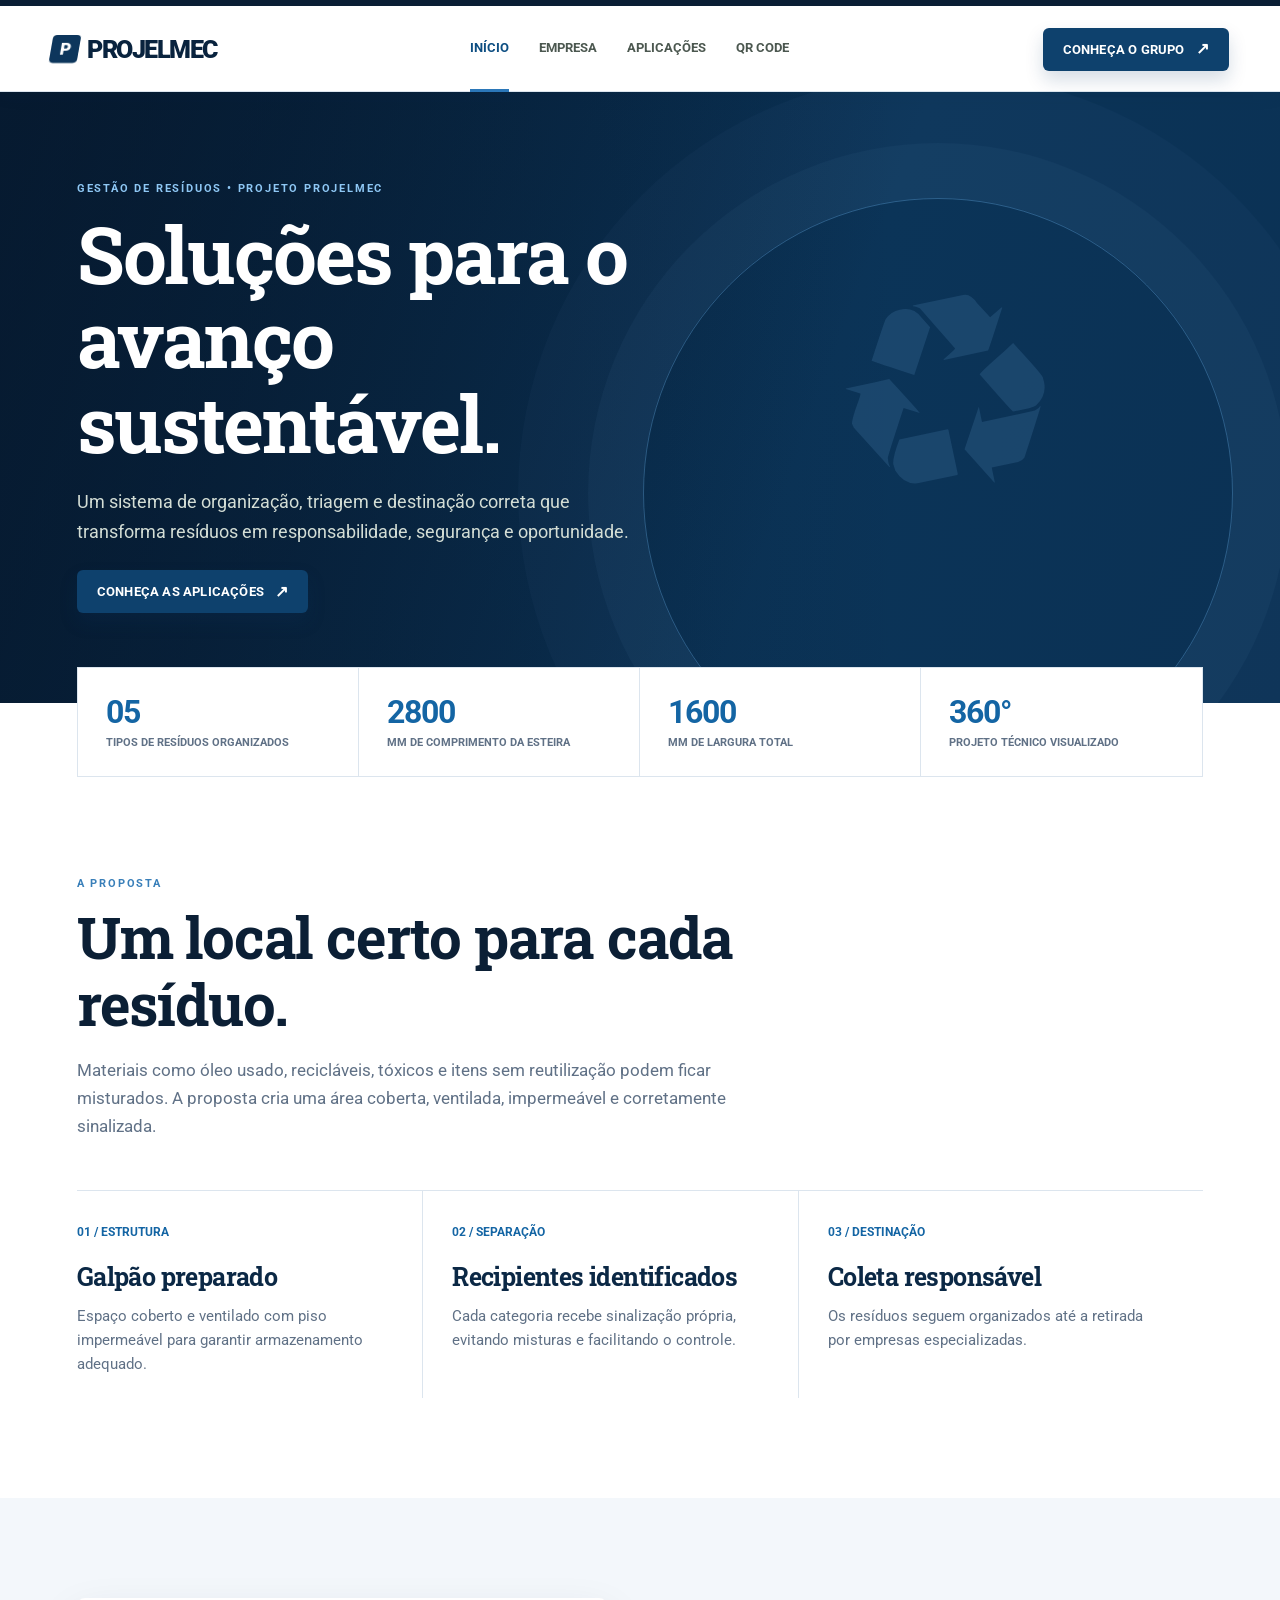
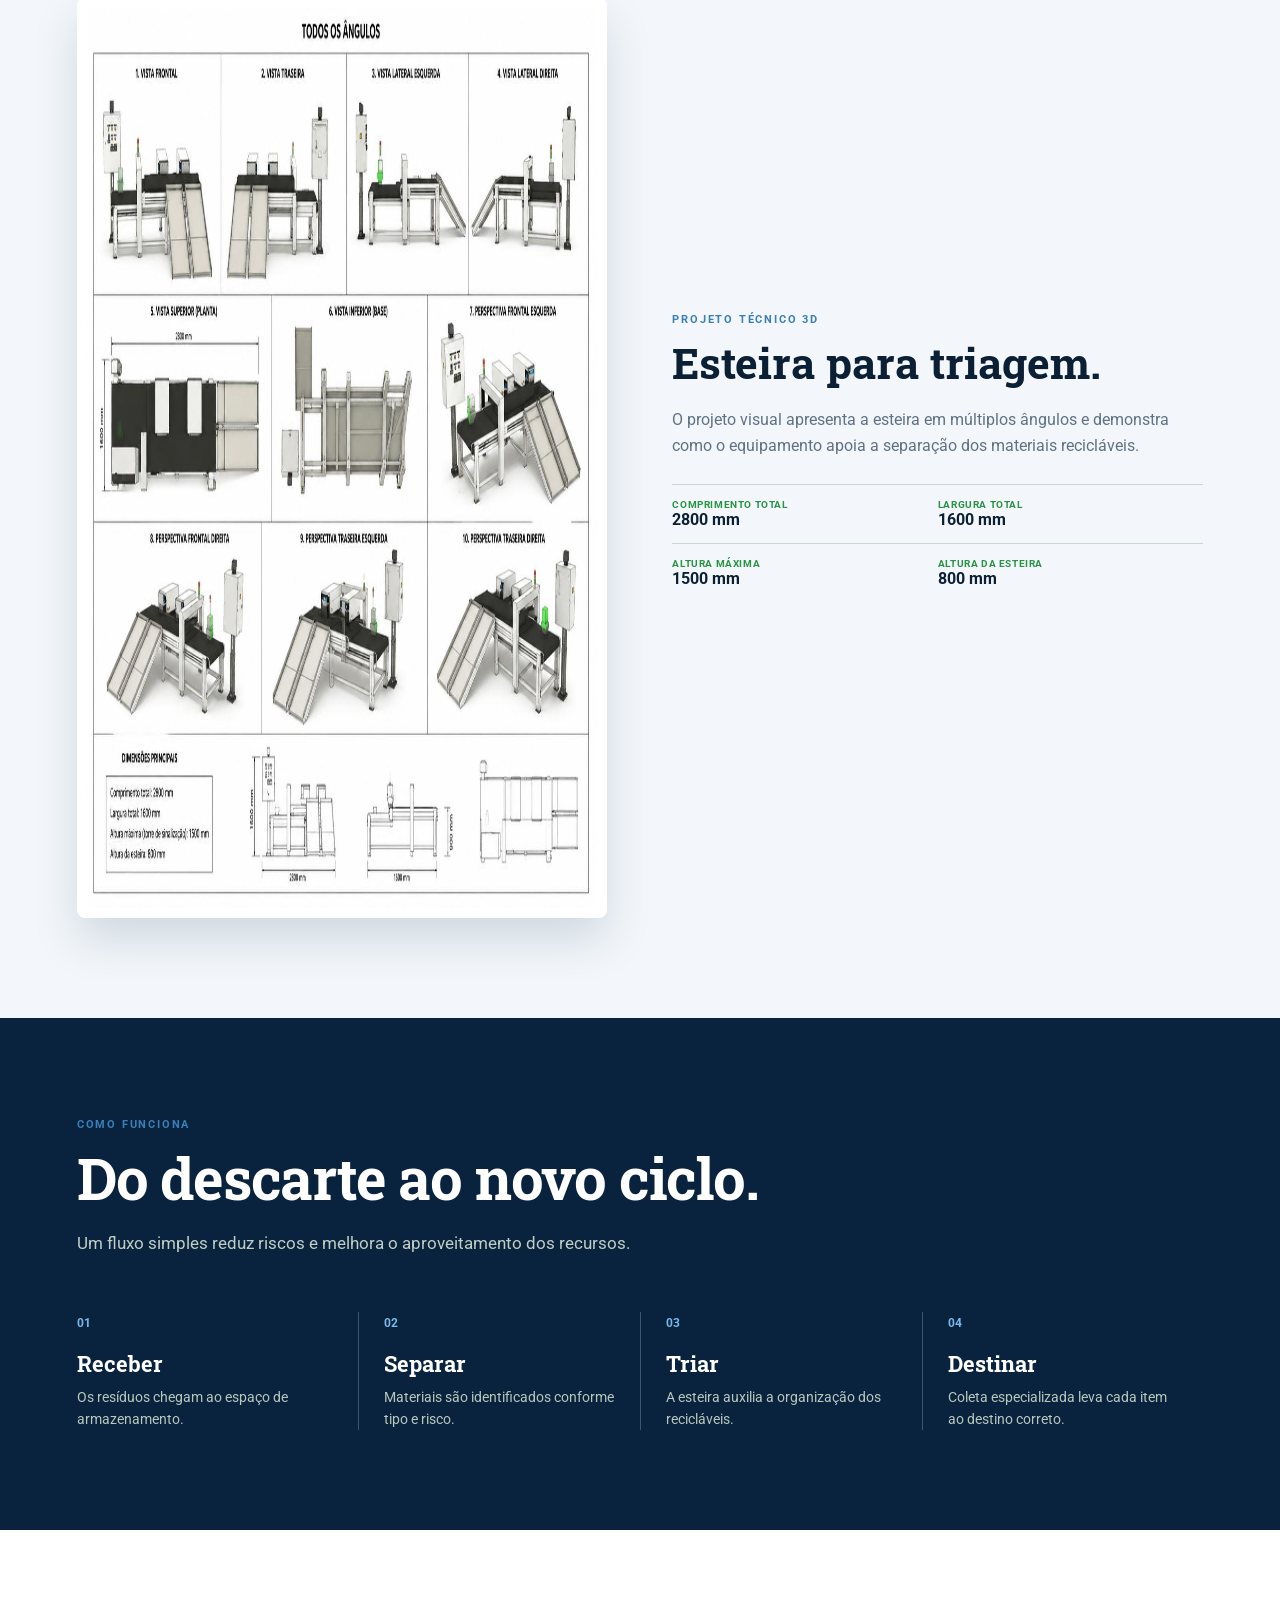
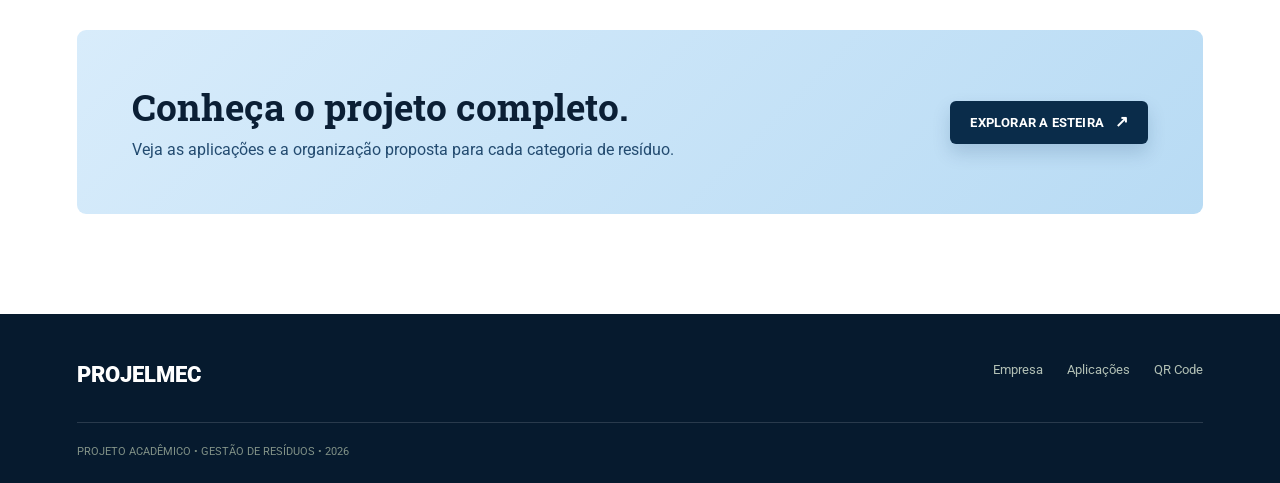
<file: index.html>
<!doctype html>
<html lang="pt-BR">
<head>
  <meta charset="utf-8">
  <meta name="viewport" content="width=device-width, initial-scale=1">
  <title>Gestão de Resíduos | Projelmec</title>
  <link rel="stylesheet" href="assets/css/styles.css">
</head>
<body>
  <div class="topline"></div>
  <header class="site-header">
    <div class="header-inner">
      <a class="brand" href="index.html"><span class="brand-icon">P</span>PROJELMEC</a>
      <nav class="nav" aria-label="Navegação principal">
        <a class="active" href="index.html">INÍCIO</a>
        <a href="empresa.html">EMPRESA</a>
        <a href="projetos.html">APLICAÇÕES</a>
        <a href="qrcode.html">QR CODE</a>
      </nav>
      <a class="nav-cta" href="empresa.html#grupo">CONHEÇA O GRUPO</a>
      <button class="menu" type="button" aria-label="Abrir menu">☰</button>
    </div>
  </header>
  <main>
    <section class="hero">
      <div class="container">
        <div class="hero-copy">
          <div class="eyebrow">Gestão de resíduos • Projeto Projelmec</div>
          <h1>Soluções para o avanço sustentável.</h1>
          <p>Um sistema de organização, triagem e destinação correta que transforma resíduos em responsabilidade, segurança e oportunidade.</p>
          <a class="button" href="projetos.html">CONHEÇA AS APLICAÇÕES</a>
        </div>
        <div class="hero-shape"></div>
        <div class="hero-recycle" aria-hidden="true">♻</div>
      </div>
    </section>

    <section class="stats" aria-label="Dados do projeto">
      <div class="stat"><b>05</b><span>TIPOS DE RESÍDUOS ORGANIZADOS</span></div>
      <div class="stat"><b>2800</b><span>MM DE COMPRIMENTO DA ESTEIRA</span></div>
      <div class="stat"><b>1600</b><span>MM DE LARGURA TOTAL</span></div>
      <div class="stat"><b>360°</b><span>PROJETO TÉCNICO VISUALIZADO</span></div>
    </section>

    <section class="section">
      <div class="container">
        <div class="heading">
          <div class="eyebrow">A proposta</div>
          <h2>Um local certo para cada resíduo.</h2>
          <p>Materiais como óleo usado, recicláveis, tóxicos e itens sem reutilização podem ficar misturados. A proposta cria uma área coberta, ventilada, impermeável e corretamente sinalizada.</p>
        </div>
        <div class="grid-3">
          <article class="info-card"><span class="number">01 / ESTRUTURA</span><h3>Galpão preparado</h3><p>Espaço coberto e ventilado com piso impermeável para garantir armazenamento adequado.</p></article>
          <article class="info-card"><span class="number">02 / SEPARAÇÃO</span><h3>Recipientes identificados</h3><p>Cada categoria recebe sinalização própria, evitando misturas e facilitando o controle.</p></article>
          <article class="info-card"><span class="number">03 / DESTINAÇÃO</span><h3>Coleta responsável</h3><p>Os resíduos seguem organizados até a retirada por empresas especializadas.</p></article>
        </div>
      </div>
    </section>

    <section class="section soft" id="equipamento">
      <div class="container feature">
        <div class="feature-media"><img src="assets/esteira-projelmec.jpeg" alt="Projeto técnico da esteira de triagem" width="1600" height="900" loading="lazy" decoding="async"></div>
        <div class="feature-copy">
          <div class="eyebrow">Projeto técnico 3D</div>
          <h2>Esteira para triagem.</h2>
          <p>O projeto visual apresenta a esteira em múltiplos ângulos e demonstra como o equipamento apoia a separação dos materiais recicláveis.</p>
          <div class="specs">
            <div class="spec"><span>COMPRIMENTO TOTAL</span><b>2800 mm</b></div>
            <div class="spec"><span>LARGURA TOTAL</span><b>1600 mm</b></div>
            <div class="spec"><span>ALTURA MÁXIMA</span><b>1500 mm</b></div>
            <div class="spec"><span>ALTURA DA ESTEIRA</span><b>800 mm</b></div>
          </div>
        </div>
      </div>
    </section>

    <section class="section dark">
      <div class="container">
        <div class="heading">
          <div class="eyebrow">Como funciona</div>
          <h2>Do descarte ao novo ciclo.</h2>
          <p>Um fluxo simples reduz riscos e melhora o aproveitamento dos recursos.</p>
        </div>
        <div class="process">
          <article class="process-item"><b>01</b><h3>Receber</h3><p>Os resíduos chegam ao espaço de armazenamento.</p></article>
          <article class="process-item"><b>02</b><h3>Separar</h3><p>Materiais são identificados conforme tipo e risco.</p></article>
          <article class="process-item"><b>03</b><h3>Triar</h3><p>A esteira auxilia a organização dos recicláveis.</p></article>
          <article class="process-item"><b>04</b><h3>Destinar</h3><p>Coleta especializada leva cada item ao destino correto.</p></article>
        </div>
      </div>
    </section>

    <section class="section">
      <div class="container">
        <div class="callout">
          <div><h2>Conheça o projeto completo.</h2><p>Veja as aplicações e a organização proposta para cada categoria de resíduo.</p></div>
          <a class="button dark" href="projetos.html#visualizador">EXPLORAR A ESTEIRA</a>
        </div>
      </div>
    </section>
  </main>
  <footer class="site-footer">
    <div class="container">
      <div class="footer-top">
        <div class="footer-brand">PROJELMEC</div>
        <div class="footer-links"><a href="empresa.html">Empresa</a><a href="projetos.html">Aplicações</a><a href="qrcode.html">QR Code</a></div>
      </div>
      <div class="copyright">PROJETO ACADÊMICO • GESTÃO DE RESÍDUOS • 2026</div>
    </div>
  </footer>
  <script src="assets/js/main.js"></script>
</body>
</html>
</file>
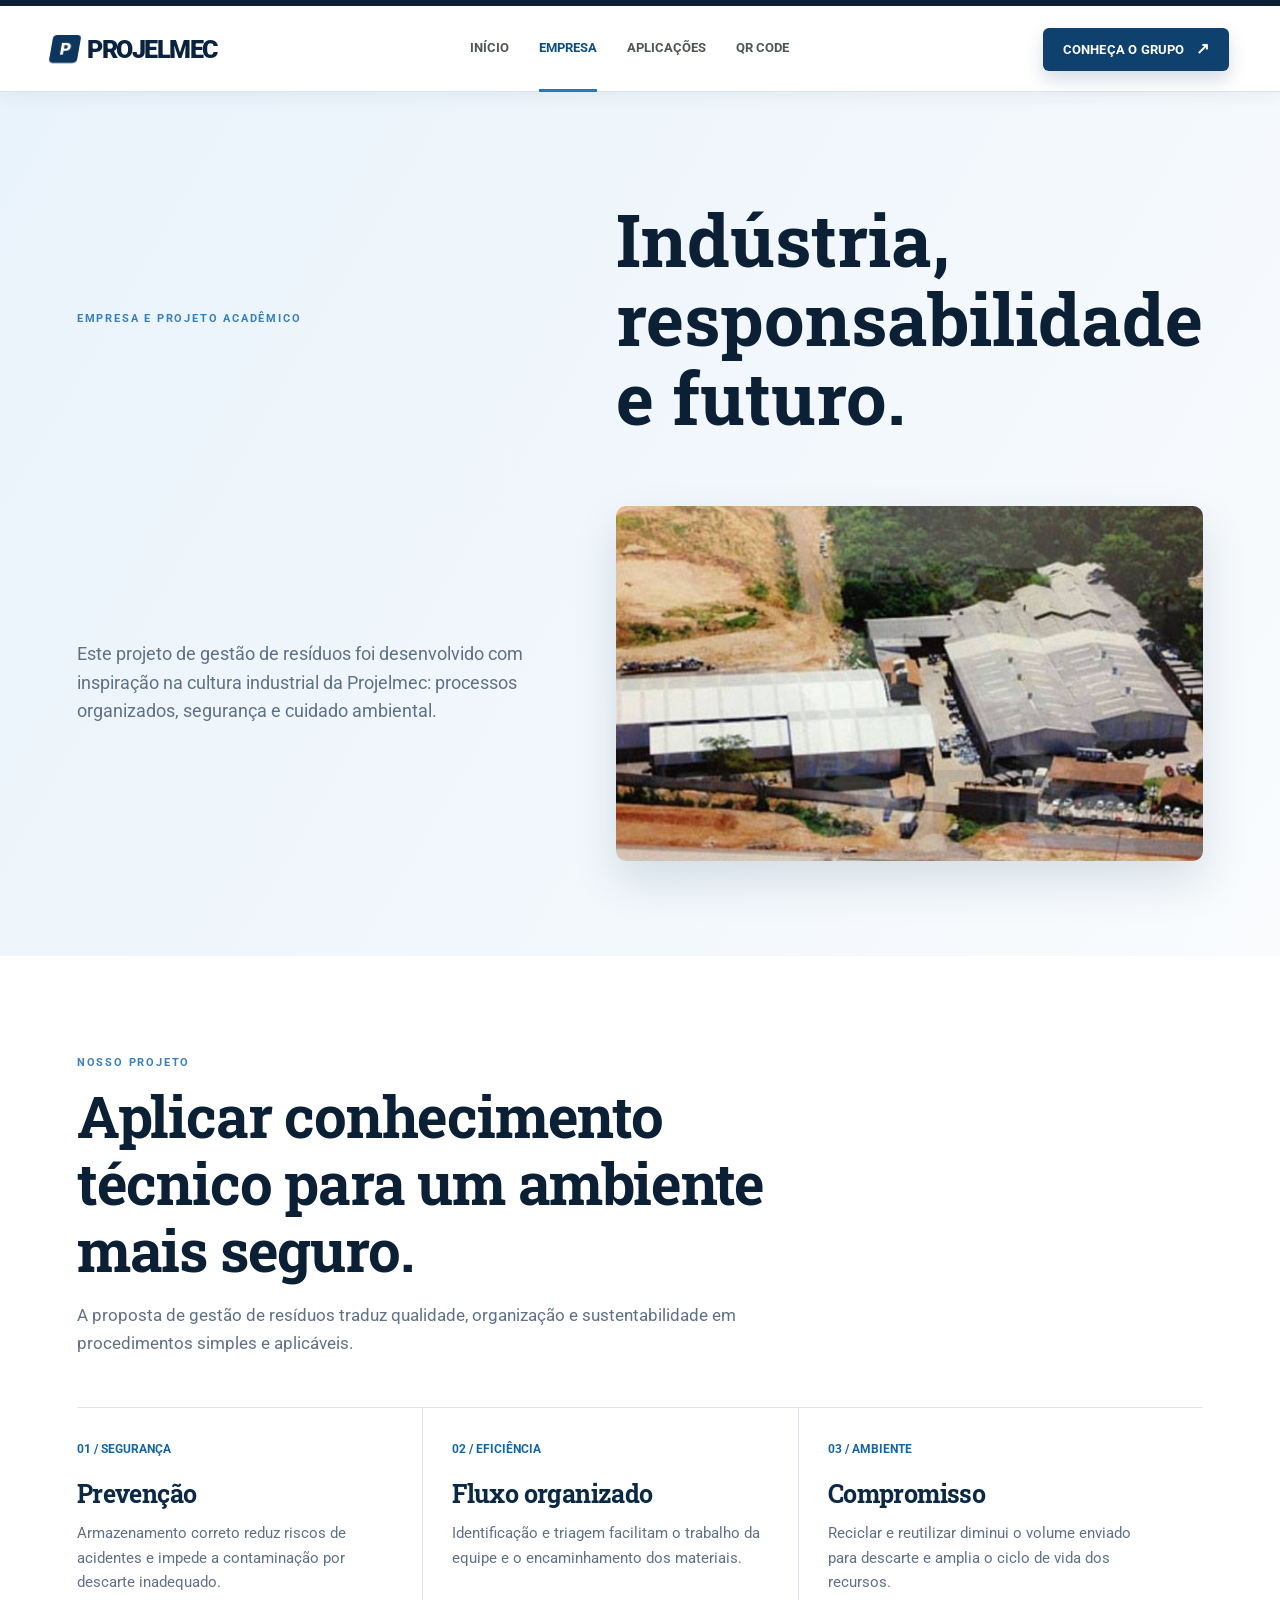
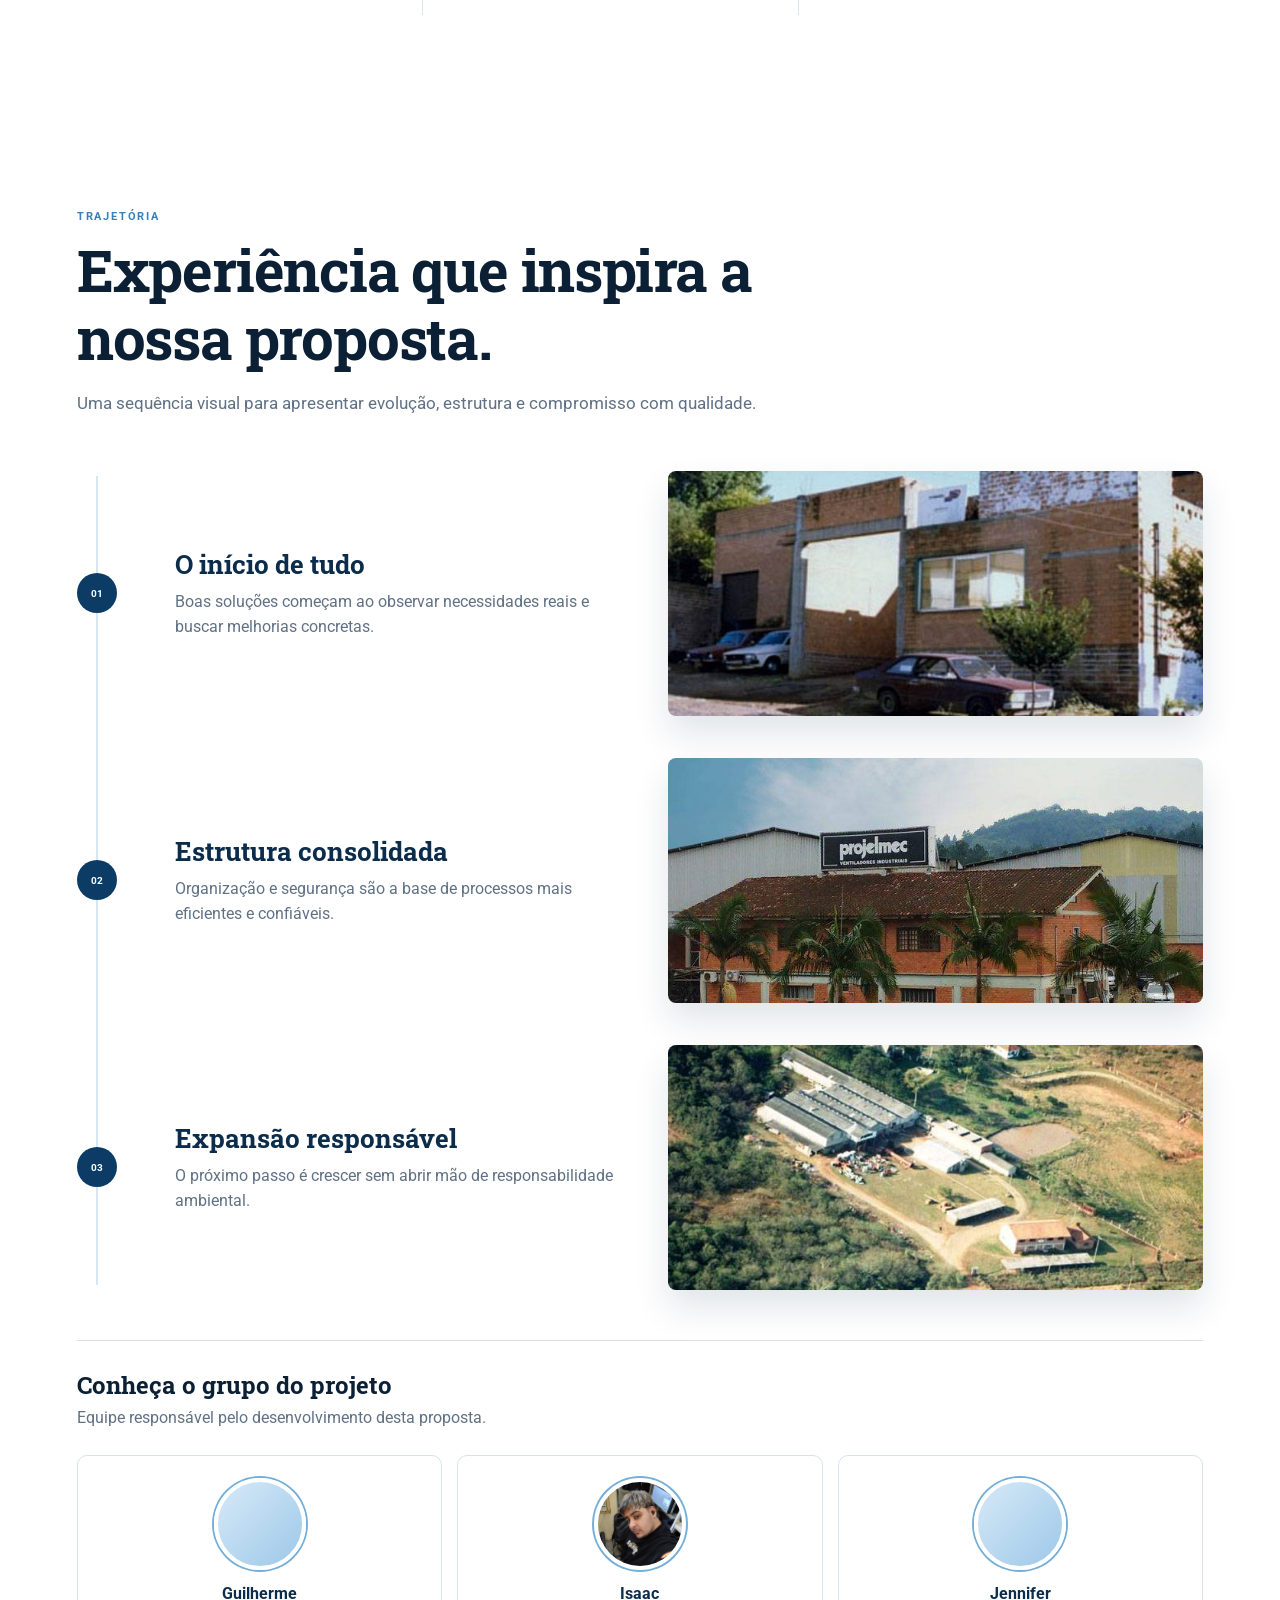
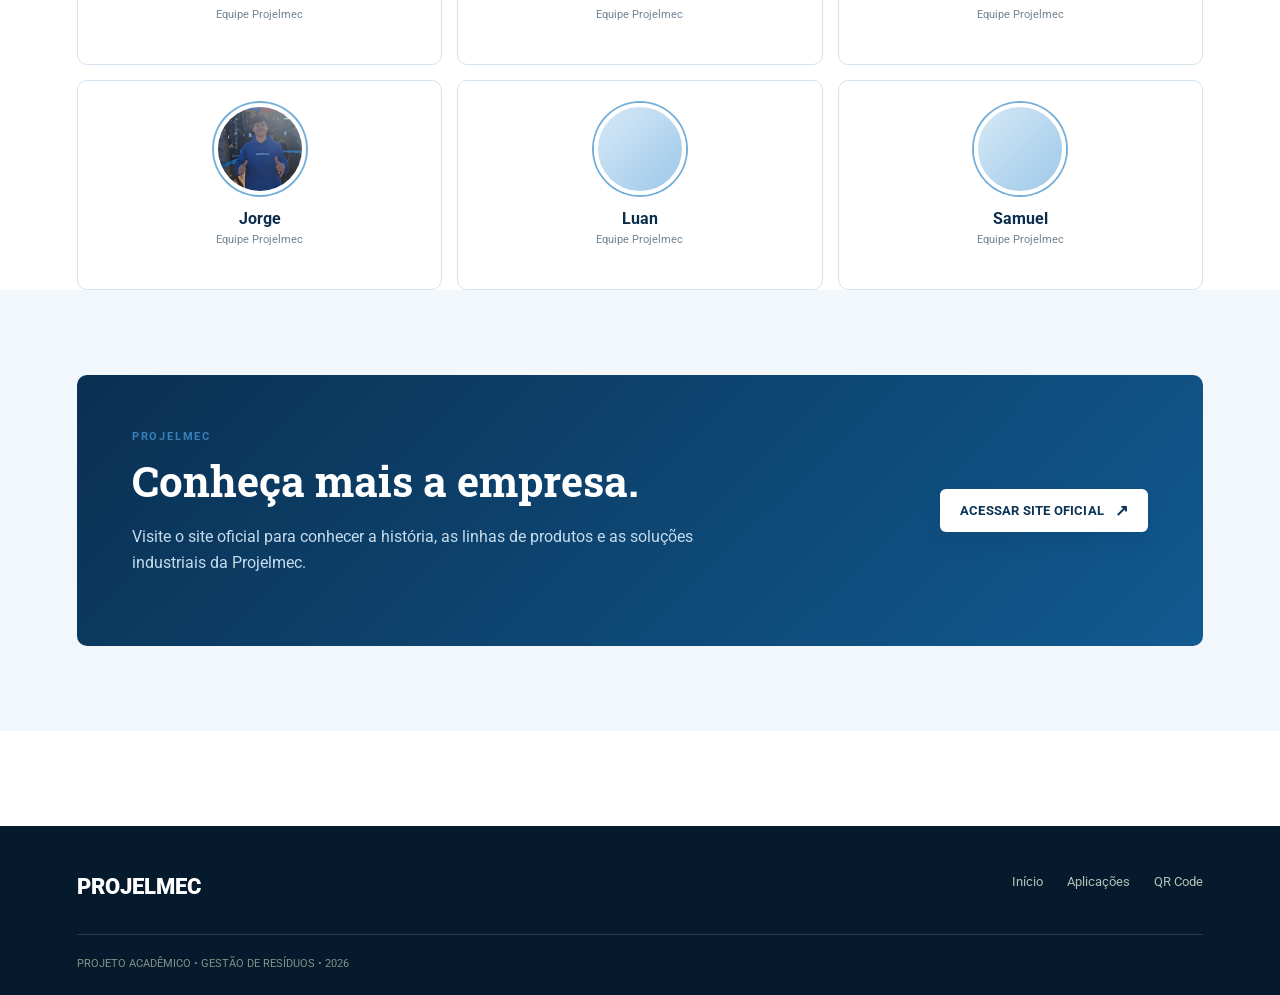
<file: empresa.html>
<!doctype html>
<html lang="pt-BR">
<head>
  <meta charset="utf-8">
  <meta name="viewport" content="width=device-width, initial-scale=1">
  <title>Empresa | Projelmec</title>
  <link rel="stylesheet" href="assets/css/styles.css">
</head>
<body>
  <div class="topline"></div>
  <header class="site-header">
    <div class="header-inner">
      <a class="brand" href="index.html"><span class="brand-icon">P</span>PROJELMEC</a>
      <nav class="nav" aria-label="Navegação principal">
        <a href="index.html">INÍCIO</a>
        <a class="active" href="empresa.html">EMPRESA</a>
        <a href="projetos.html">APLICAÇÕES</a>
        <a href="qrcode.html">QR CODE</a>
      </nav>
      <a class="nav-cta" href="#grupo">CONHEÇA O GRUPO</a>
      <button class="menu" type="button" aria-label="Abrir menu">☰</button>
    </div>
  </header>
  <main>
    <section class="page-hero">
      <div class="container">
        <div class="eyebrow">Empresa</div>
        <h1>Engenharia com responsabilidade.</h1>
        <p>A Projelmec tem origem industrial e atua no desenvolvimento de soluções para ventilação, exaustão e transporte pneumático. Este ambiente apresenta um projeto acadêmico inspirado por esses valores.</p>
      </div>
    </section>
    <section class="section">
      <div class="container">
        <div class="heading">
          <div class="eyebrow">Nosso projeto</div>
          <h2>Aplicar conhecimento técnico para um ambiente mais seguro.</h2>
          <p>A proposta de gestão de resíduos traduz qualidade, organização e sustentabilidade em procedimentos simples e aplicáveis.</p>
        </div>
        <div class="grid-3">
          <article class="info-card"><span class="number">01 / SEGURANÇA</span><h3>Prevenção</h3><p>Armazenamento correto reduz riscos de acidentes e impede a contaminação por descarte inadequado.</p></article>
          <article class="info-card"><span class="number">02 / EFICIÊNCIA</span><h3>Fluxo organizado</h3><p>Identificação e triagem facilitam o trabalho da equipe e o encaminhamento dos materiais.</p></article>
          <article class="info-card"><span class="number">03 / AMBIENTE</span><h3>Compromisso</h3><p>Reciclar e reutilizar diminui o volume enviado para descarte e amplia o ciclo de vida dos recursos.</p></article>
        </div>
      </div>
    </section>
  </main>
  <footer class="site-footer">
    <div class="container">
      <div class="footer-top">
        <div class="footer-brand">PROJELMEC</div>
        <div class="footer-links"><a href="index.html">Início</a><a href="projetos.html">Aplicações</a><a href="qrcode.html">QR Code</a></div>
      </div>
      <div class="copyright">PROJETO ACADÊMICO • GESTÃO DE RESÍDUOS • 2026</div>
    </div>
  </footer>
  <script src="assets/js/main.js"></script>
</body>
</html>
</file>
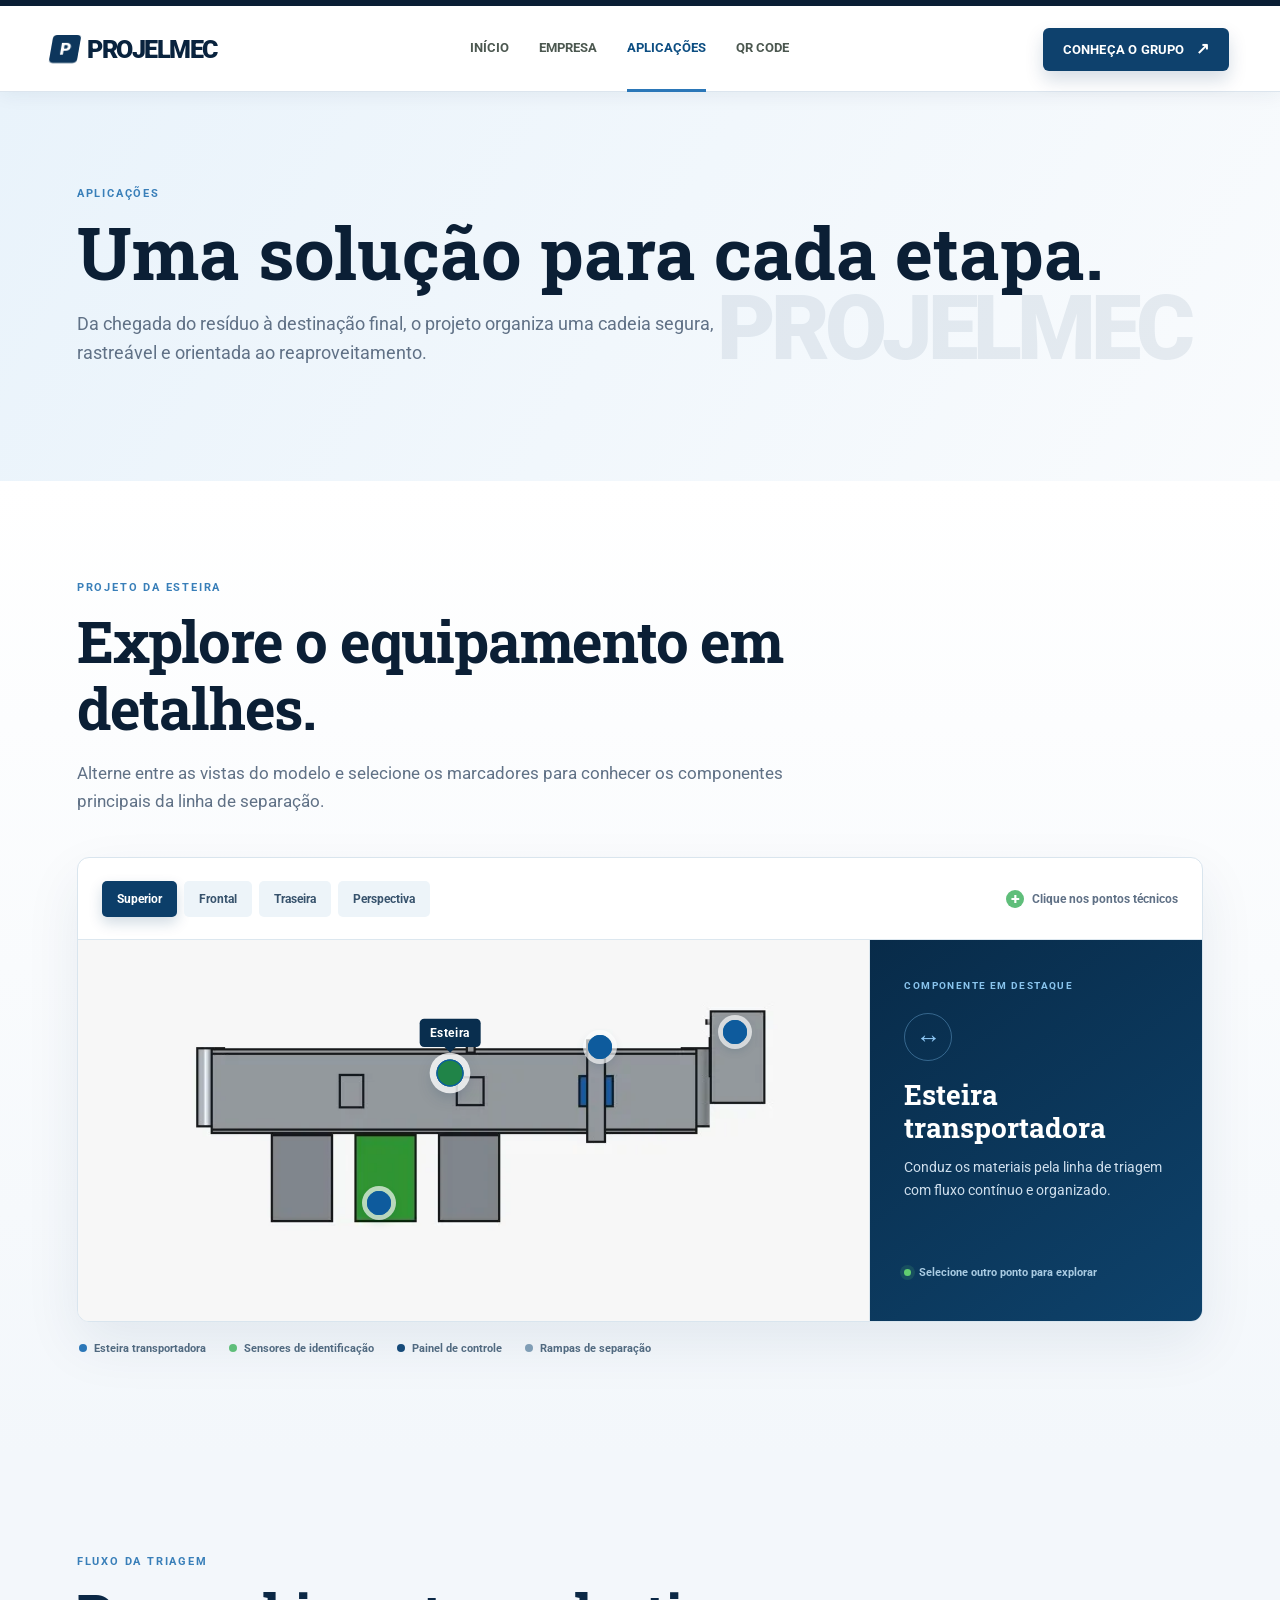
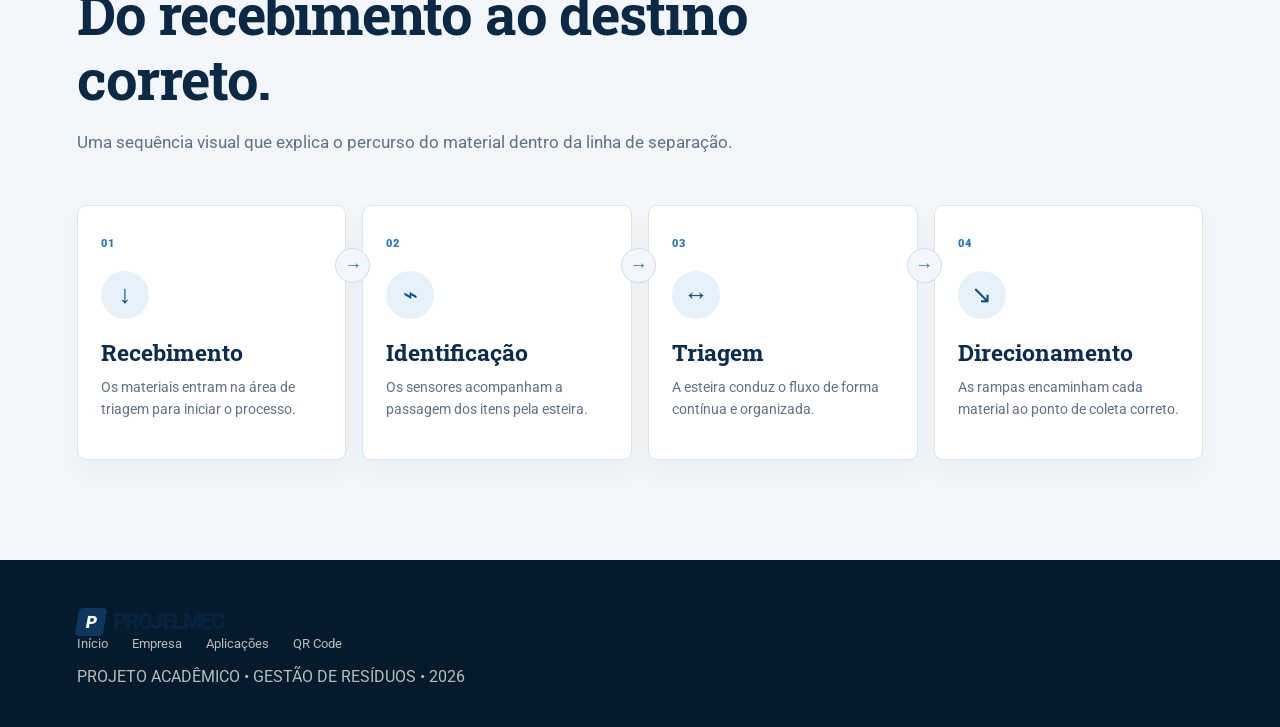
<file: projetos.html>
<!doctype html>
<html lang="pt-BR">
<head>
  <meta charset="utf-8">
  <meta name="viewport" content="width=device-width, initial-scale=1">
  <title>Aplicações | Projelmec</title>
  <link rel="stylesheet" href="assets/css/styles.css">
  <link rel="stylesheet" href="assets/css/applications.css">
  <link rel="stylesheet" href="assets/css/viewer-fixes.css">
  <link rel="stylesheet" href="assets/css/triage-flow.css">
</head>
<body>
  <div class="topline"></div>
  <header class="site-header">
    <div class="header-inner">
      <a class="brand" href="index.html"><span class="brand-icon">P</span>PROJELMEC</a>
      <nav class="nav" aria-label="Navegação principal">
        <a href="index.html">INÍCIO</a>
        <a href="empresa.html">EMPRESA</a>
        <a class="active" href="projetos.html">APLICAÇÕES</a>
        <a href="qrcode.html">QR CODE</a>
      </nav>
      <a class="nav-cta" href="empresa.html#grupo">CONHEÇA O GRUPO</a>
      <button class="menu" type="button" aria-label="Abrir menu">☰</button>
    </div>
  </header>
  <main>
    <section class="page-hero">
      <div class="container">
        <div class="eyebrow">Aplicações</div>
        <h1>Uma solução para cada etapa.</h1>
        <p>Da chegada do resíduo à destinação final, o projeto organiza uma cadeia segura, rastreável e orientada ao reaproveitamento.</p>
      </div>
    </section>

    <section class="section technical-section" id="visualizador" aria-labelledby="viewer-title">
      <div class="container">
        <div class="heading technical-heading">
          <div class="eyebrow">Projeto da esteira</div>
          <h2 id="viewer-title">Explore o equipamento em detalhes.</h2>
          <p>Alterne entre as vistas do modelo e selecione os marcadores para conhecer os componentes principais da linha de separação.</p>
        </div>

        <div class="technical-viewer" data-technical-viewer>
          <div class="viewer-toolbar">
            <div class="viewer-tabs" role="group" aria-label="Selecionar vista do equipamento">
              <button class="viewer-tab is-active" type="button" data-view="top" aria-pressed="true">Superior</button>
              <button class="viewer-tab" type="button" data-view="front" aria-pressed="false">Frontal</button>
              <button class="viewer-tab" type="button" data-view="rear" aria-pressed="false">Traseira</button>
              <button class="viewer-tab" type="button" data-view="perspective" aria-pressed="false">Perspectiva</button>
            </div>
            <p class="viewer-hint"><span aria-hidden="true">+</span> Clique nos pontos técnicos</p>
          </div>

          <div class="viewer-layout">
            <div class="viewer-stage" aria-live="polite">
              <figure class="viewer-view is-active" data-view-panel="top">
                <picture><source srcset="assets/media/projetos/esteira-vista-superior.webp" type="image/webp"><img src="assets/media/projetos/WhatsApp Image 2026-08-31 at 16.38.47 (1).jpeg" alt="Vista superior da esteira de separação" width="710" height="347" decoding="async" fetchpriority="high"></picture>
                <button class="hotspot" type="button" style="--x:47%; --y:35%;" data-part="belt" aria-label="Ver detalhes da esteira"><span>Esteira</span></button>
                <button class="hotspot" type="button" style="--x:66%; --y:28%;" data-part="sensors" aria-label="Ver detalhes dos sensores"><span>Sensores</span></button>
                <button class="hotspot" type="button" style="--x:83%; --y:24%;" data-part="panel" aria-label="Ver detalhes do painel"><span>Painel</span></button>
                <button class="hotspot" type="button" style="--x:38%; --y:69%;" data-part="ramps" aria-label="Ver detalhes das rampas"><span>Rampas</span></button>
              </figure>

              <figure class="viewer-view" data-view-panel="front" hidden>
                <picture><source srcset="assets/media/projetos/esteira-vista-frontal.webp" type="image/webp"><img src="assets/media/projetos/WhatsApp Image 2026-08-31 at 16.38.46.jpeg" alt="Vista frontal da esteira de separação" width="681" height="371" decoding="async"></picture>
                <button class="hotspot" type="button" style="--x:49%; --y:57%;" data-part="belt" aria-label="Ver detalhes da esteira"><span>Esteira</span></button>
                <button class="hotspot" type="button" style="--x:64%; --y:38%;" data-part="sensors" aria-label="Ver detalhes dos sensores"><span>Sensores</span></button>
                <button class="hotspot" type="button" style="--x:84%; --y:46%;" data-part="panel" aria-label="Ver detalhes do painel"><span>Painel</span></button>
                <button class="hotspot" type="button" style="--x:36%; --y:70%;" data-part="ramps" aria-label="Ver detalhes das rampas"><span>Rampas</span></button>
              </figure>

              <figure class="viewer-view" data-view-panel="rear" hidden>
                <picture><source srcset="assets/media/projetos/esteira-vista-traseira.webp" type="image/webp"><img src="assets/media/projetos/WhatsApp Image 2026-08-31 at 16.38.47 (2).jpeg" alt="Vista traseira da esteira de separação" width="577" height="268" decoding="async"></picture>
                <button class="hotspot" type="button" style="--x:50%; --y:48%;" data-part="belt" aria-label="Ver detalhes da esteira"><span>Esteira</span></button>
                <button class="hotspot" type="button" style="--x:28%; --y:29%;" data-part="sensors" aria-label="Ver detalhes dos sensores"><span>Sensores</span></button>
                <button class="hotspot" type="button" style="--x:12%; --y:44%;" data-part="panel" aria-label="Ver detalhes do painel"><span>Painel</span></button>
                <button class="hotspot" type="button" style="--x:59%; --y:66%;" data-part="ramps" aria-label="Ver detalhes das rampas"><span>Rampas</span></button>
              </figure>

              <figure class="viewer-view" data-view-panel="perspective" hidden>
                <picture><source srcset="assets/media/projetos/esteira-perspectiva.webp" type="image/webp"><img src="assets/media/projetos/WhatsApp Image 2026-08-31 at 16.38.47.jpeg" alt="Perspectiva geral da esteira de separação" width="933" height="662" decoding="async"></picture>
                <button class="hotspot" type="button" style="--x:48%; --y:49%;" data-part="belt" aria-label="Ver detalhes da esteira"><span>Esteira</span></button>
                <button class="hotspot" type="button" style="--x:67%; --y:29%;" data-part="sensors" aria-label="Ver detalhes dos sensores"><span>Sensores</span></button>
                <button class="hotspot" type="button" style="--x:78%; --y:27%;" data-part="panel" aria-label="Ver detalhes do painel"><span>Painel</span></button>
                <button class="hotspot" type="button" style="--x:47%; --y:74%;" data-part="ramps" aria-label="Ver detalhes das rampas"><span>Rampas</span></button>
              </figure>
            </div>

            <aside class="technical-info" aria-live="polite">
              <div class="technical-info-label">Componente em destaque</div>
              <div class="technical-info-icon" data-info-icon aria-hidden="true">↔</div>
              <h3 data-info-title>Esteira transportadora</h3>
              <p data-info-copy>Conduz os materiais pela linha de triagem com fluxo contínuo e organizado.</p>
              <div class="technical-info-status"><span></span> Selecione outro ponto para explorar</div>
            </aside>
          </div>
        </div>

        <div class="technical-legend" aria-label="Componentes destacados">
          <span><i></i> Esteira transportadora</span>
          <span><i></i> Sensores de identificação</span>
          <span><i></i> Painel de controle</span>
          <span><i></i> Rampas de separação</span>
        </div>
      </div>
    </section>

    <section class="triage-flow" id="fluxo-triagem" aria-labelledby="flow-title">
      <div class="container">
        <div class="flow-heading">
          <div class="eyebrow">Fluxo da triagem</div>
          <h2 id="flow-title">Do recebimento ao destino correto.</h2>
          <p>Uma sequência visual que explica o percurso do material dentro da linha de separação.</p>
        </div>
        <ol class="flow-steps">
          <li class="flow-step">
            <span class="flow-number">01</span>
            <div class="flow-icon" aria-hidden="true">↓</div>
            <h3>Recebimento</h3>
            <p>Os materiais entram na área de triagem para iniciar o processo.</p>
          </li>
          <li class="flow-step">
            <span class="flow-number">02</span>
            <div class="flow-icon" aria-hidden="true">⌁</div>
            <h3>Identificação</h3>
            <p>Os sensores acompanham a passagem dos itens pela esteira.</p>
          </li>
          <li class="flow-step">
            <span class="flow-number">03</span>
            <div class="flow-icon" aria-hidden="true">↔</div>
            <h3>Triagem</h3>
            <p>A esteira conduz o fluxo de forma contínua e organizada.</p>
          </li>
          <li class="flow-step">
            <span class="flow-number">04</span>
            <div class="flow-icon" aria-hidden="true">↘</div>
            <h3>Direcionamento</h3>
            <p>As rampas encaminham cada material ao ponto de coleta correto.</p>
          </li>
        </ol>
      </div>
    </section>
  </main>
  <footer class="site-footer">
    <div class="container footer-inner">
      <div>
        <div class="brand footer-brand"><span class="brand-icon">P</span>PROJELMEC</div>
        <nav class="footer-links"><a href="index.html">Início</a><a href="empresa.html">Empresa</a><a href="projetos.html">Aplicações</a><a href="qrcode.html">QR Code</a></nav>
      </div>
      <p>PROJETO ACADÊMICO • GESTÃO DE RESÍDUOS • 2026</p>
    </div>
  </footer>
  <script src="assets/js/main.js"></script>
  <script src="assets/js/technical-viewer.js"></script>
</body>
</html>
</file>
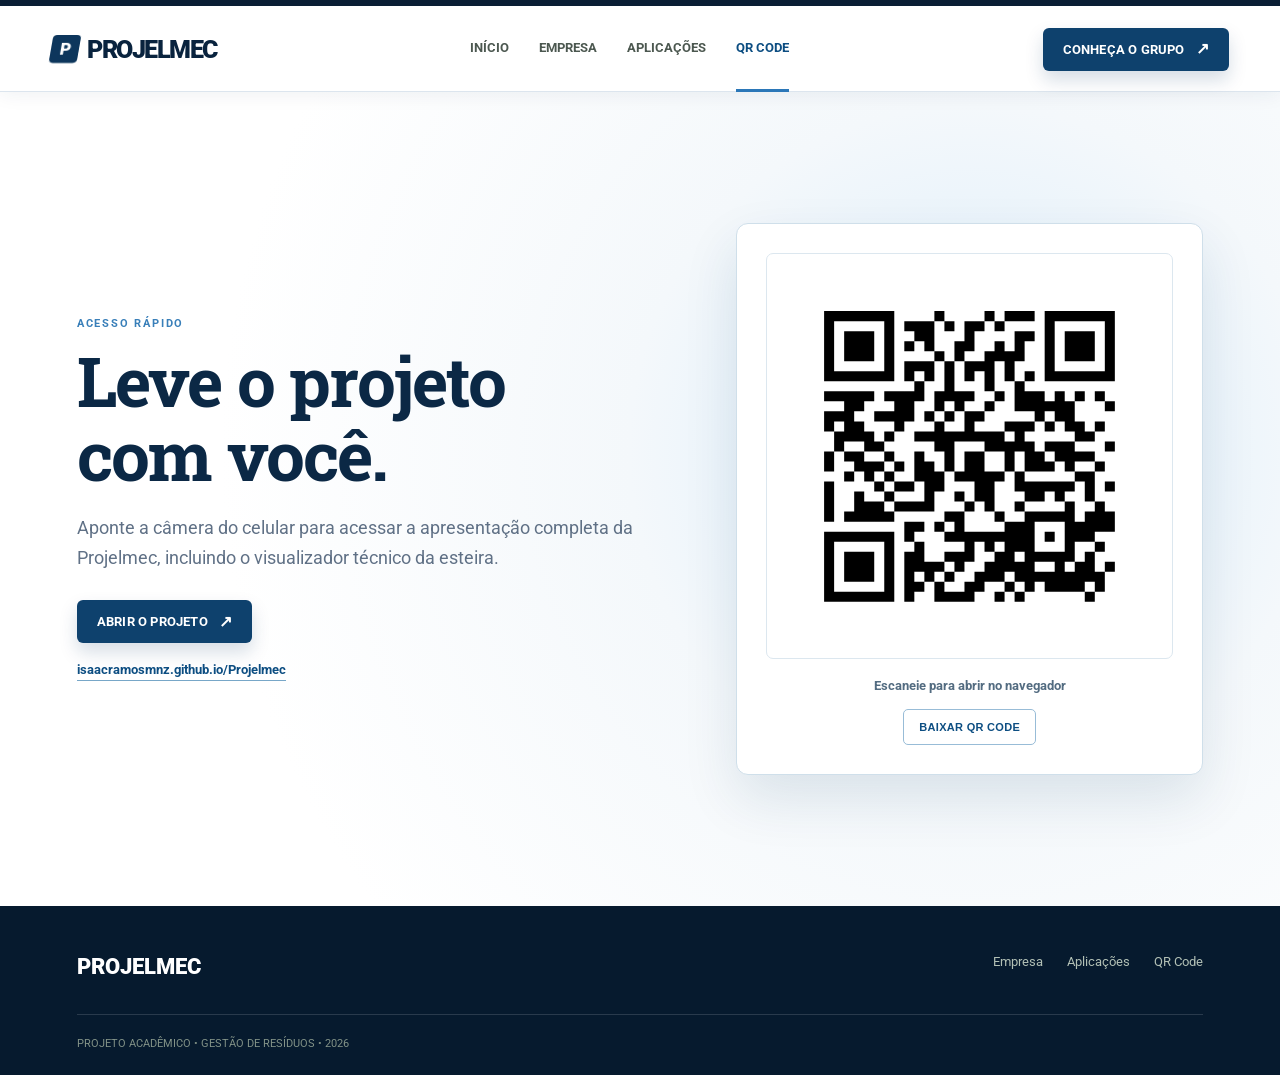
<file: qrcode.html>
<!doctype html>
<html lang="pt-BR">
<head>
  <meta charset="utf-8">
  <meta name="viewport" content="width=device-width, initial-scale=1">
  <title>QR Code | Projelmec</title>
  <link rel="stylesheet" href="assets/css/styles.css">
  <link rel="stylesheet" href="assets/css/qrcode.css">
</head>
<body>
  <div class="topline"></div>
  <header class="site-header">
    <div class="header-inner">
      <a class="brand" href="index.html"><span class="brand-icon">P</span>PROJELMEC</a>
      <nav class="nav" aria-label="Navegação principal">
        <a href="index.html">INÍCIO</a>
        <a href="empresa.html">EMPRESA</a>
        <a href="projetos.html">APLICAÇÕES</a>
        <a class="active" href="qrcode.html">QR CODE</a>
      </nav>
      <a class="nav-cta" href="empresa.html#grupo">CONHEÇA O GRUPO</a>
      <button class="menu" type="button" aria-label="Abrir menu">☰</button>
    </div>
  </header>
  <main>
    <section class="qr-page">
      <div class="container qr-layout">
        <div class="qr-copy">
          <div class="eyebrow">Acesso rápido</div>
          <h1>Leve o projeto com você.</h1>
          <p>Aponte a câmera do celular para acessar a apresentação completa da Projelmec, incluindo o visualizador técnico da esteira.</p>
          <a class="button" href="https://isaacramosmnz.github.io/Projelmec/index.html" target="_blank" rel="noopener">ABRIR O PROJETO</a>
          <a class="qr-url" href="https://isaacramosmnz.github.io/Projelmec/index.html" target="_blank" rel="noopener">isaacramosmnz.github.io/Projelmec</a>
        </div>
        <div class="qr-panel">
          <div class="qr-frame"><div class="qr-code" role="img" aria-label="QR Code para abrir o site do projeto Projelmec" data-qr-code></div></div>
          <p>Escaneie para abrir no navegador</p>
          <button class="qr-download" type="button" data-download-qr style="background:#fff;cursor:pointer">BAIXAR QR CODE</button>
        </div>
      </div>
    </section>
  </main>
  <footer class="site-footer">
    <div class="container">
      <div class="footer-top">
        <div class="footer-brand">PROJELMEC</div>
        <div class="footer-links"><a href="empresa.html">Empresa</a><a href="projetos.html">Aplicações</a><a href="qrcode.html">QR Code</a></div>
      </div>
      <div class="copyright">PROJETO ACADÊMICO • GESTÃO DE RESÍDUOS • 2026</div>
    </div>
  </footer>
  <script>
    (() => {
      const rows = `
11111110000100001011101111111
10000010111010110100001000001
10111010011000100001101011101
10111010101001100101001011101
10111010000101001111001011101
10000010111010111010001000001
11111110101010101010101111111
00000000010010001001000000000
11111011110111100101110101010
00110001100101001001111110001
11100111101010110000010110000
10110001000100100011101011010
01111010011111111101000001100
01001100000110001111101110001
10110010010010110010110111100
10011101011010110010111010010
00101010011101111101000001100
10000101101100011001111110101
10010010001001011000110100100
10011101111000101001000010010
10111110000011000100111110111
00000000110101000011100011111
11111110100011111111101011100
10000010010000101011100010010
10111010110011100110111110100
10111010111101001111100101101
10111010101010011101111111110
10000010110100110010101111010
11111110100111100101000000100`.trim().split('\n');
      const namespace = 'http://www.w3.org/2000/svg';
      const svg = document.createElementNS(namespace, 'svg');
      svg.setAttribute('viewBox', '-4 -4 37 37');
      svg.setAttribute('xmlns', namespace);
      svg.setAttribute('role', 'img');
      svg.setAttribute('aria-label', 'QR Code para abrir o site do projeto Projelmec');
      svg.style.cssText = 'display:block;width:100%;height:auto';
      const background = document.createElementNS(namespace, 'rect');
      background.setAttribute('x', '-4'); background.setAttribute('y', '-4');
      background.setAttribute('width', '37'); background.setAttribute('height', '37');
      background.setAttribute('fill', '#fff');
      const modules = document.createElementNS(namespace, 'path');
      modules.setAttribute('fill', '#000');
      modules.setAttribute('d', rows.flatMap((row, y) => [...row].map((bit, x) => bit === '1' ? `M${x} ${y}h1v1H${x}z` : '')).join(''));
      svg.append(background, modules);
      document.querySelector('[data-qr-code]').append(svg);
      document.querySelector('[data-download-qr]').addEventListener('click', () => {
        const source = new XMLSerializer().serializeToString(svg);
        const url = URL.createObjectURL(new Blob([source], { type: 'image/svg+xml' }));
        const download = document.createElement('a');
        download.href = url; download.download = 'qrcode-projelmec.svg'; download.click();
        URL.revokeObjectURL(url);
      });
    })();
  </script>
  <script src="assets/js/main.js"></script>
</body>
</html>
</file>
<file: assets/css/styles.css>
@import url('https://fonts.googleapis.com/css2?family=Roboto:wght@400;500;700;900&family=Roboto+Slab:wght@400;600;700&display=swap');
:root{--green:#61ce70;--ink:#17211c;--muted:#627067;--soft:#edf2ee;--line:#dbe4de;--deep:#10271c;--white:#fff}*{box-sizing:border-box}html{scroll-behavior:smooth}body{margin:0;color:var(--ink);font-family:Roboto,Arial,sans-serif;background:#fff}a{text-decoration:none;color:inherit}img{max-width:100%;display:block}.container{width:min(1180px,88%);margin:auto}.topline{height:7px;background:var(--green)}.site-header{height:89px;display:flex;align-items:center;border-bottom:1px solid var(--line);background:#fff;position:sticky;top:0;z-index:20}.header-inner{display:flex;align-items:center;justify-content:space-between;width:min(1260px,92%);margin:auto}.brand{font-size:25px;letter-spacing:-1.5px;font-weight:900;display:flex;align-items:center;gap:8px}.brand-icon{width:28px;height:28px;display:grid;place-items:center;background:var(--green);color:white;font-size:17px;transform:skew(-10deg)}.nav{display:flex;gap:30px;align-items:center;font-size:13px;font-weight:700;color:#4c5850}.nav a{padding:34px 0;border-bottom:3px solid transparent}.nav a:hover,.nav a.active{color:#258f3c;border-color:var(--green)}.nav-cta,.button{border:0;background:var(--green);padding:14px 20px;display:inline-flex;align-items:center;gap:11px;font:700 13px Roboto;letter-spacing:.2px;cursor:pointer;transition:.2s}.nav-cta:hover,.button:hover{background:#48b65a;transform:translateY(-2px)}.menu{display:none;background:none;border:0;font-size:24px}.hero{background:var(--deep);color:#fff;position:relative;overflow:hidden}.hero .container{min-height:600px;display:flex;align-items:center;position:relative;z-index:1}.hero-copy{width:min(670px,100%);padding:90px 0}.eyebrow{color:var(--green);font-weight:700;text-transform:uppercase;letter-spacing:1.8px;font-size:11px}.hero h1,.page-hero h1,h2,h3{font-family:'Roboto Slab',serif}.hero h1{font-size:clamp(48px,6.1vw,82px);line-height:1.08;margin:17px 0 22px;letter-spacing:-2px}.hero p{font-size:18px;line-height:1.65;color:#d3ddd5;max-width:570px;margin:0 0 24px}.button.dark{background:#1a2e22;color:white}.hero-shape{position:absolute;right:-30px;bottom:-85px;width:590px;height:590px;border:1px solid #61ce7066;border-radius:50%;box-shadow:0 0 0 50px #61ce700b,0 0 0 110px #61ce7009}.hero-recycle{position:absolute;right:12%;top:50%;transform:translateY(-50%) rotate(-12deg);font-size:270px;color:#61ce7033}.stats{width:min(1180px,88%);margin:-36px auto 0;background:#fff;position:relative;z-index:2;border:1px solid var(--line);display:grid;grid-template-columns:repeat(4,1fr)}.stat{padding:25px 28px;border-right:1px solid var(--line)}.stat:last-child{border:0}.stat b{display:block;color:#2e9e45;font-size:32px;letter-spacing:-1px}.stat span{font-size:11px;color:var(--muted);font-weight:700;line-height:1.35}.section{padding:100px 0}.section.soft{background:var(--soft)}.section.dark{background:var(--deep);color:#fff}.heading{max-width:720px}.heading h2{font-size:clamp(34px,4.6vw,58px);line-height:1.16;letter-spacing:-1.2px;margin:13px 0 18px}.heading p{color:var(--muted);font-size:17px;line-height:1.65;margin:0}.dark .heading p{color:#c0cec5}.grid-3{display:grid;grid-template-columns:repeat(3,1fr);gap:0;margin-top:50px;border-top:1px solid var(--line)}.info-card{padding:30px 29px 21px 0;margin-right:29px;border-right:1px solid var(--line)}.info-card:last-child{border:0}.info-card .number{font-size:12px;font-weight:700;color:#319a48}.info-card h3{font-size:25px;letter-spacing:-.6px;margin:20px 0 11px}.info-card p{color:var(--muted);font-size:15px;line-height:1.62;margin:0}.feature{display:grid;grid-template-columns:1fr 1fr;gap:65px;align-items:center}.feature-media{background:#fff;padding:10px;box-shadow:0 16px 35px #00000015}.feature-media img{width:100%}.feature-copy h2{font-size:43px;line-height:1.18;margin:12px 0 18px}.feature-copy p{color:var(--muted);line-height:1.65;font-size:16px}.specs{display:grid;grid-template-columns:1fr 1fr;margin-top:25px}.spec{border-top:1px solid #c9d8ce;padding:14px 0}.spec span{display:block;font-size:10px;color:#299244;font-weight:700;letter-spacing:.6px}.spec b{font-size:16px}.process{display:grid;grid-template-columns:repeat(4,1fr);margin-top:55px}.process-item{padding:0 25px;border-left:1px solid #ffffff3b}.process-item:first-child{padding-left:0;border:0}.process-item b{color:var(--green);font-size:12px}.process-item h3{font-size:22px;margin:18px 0 9px}.process-item p{color:#b9c8bd;line-height:1.55;font-size:14px;margin:0}.callout{background:var(--green);padding:55px;display:flex;justify-content:space-between;align-items:center;gap:35px}.callout h2{font-size:37px;margin:0;line-height:1.2}.callout p{margin:10px 0 0;color:#204b2b}.callout .button{background:var(--ink);color:#fff;white-space:nowrap}.page-hero{background:linear-gradient(115deg,#f1f5f2,#dcebe0);padding:95px 0}.page-hero h1{font-size:clamp(45px,6vw,72px);line-height:1.1;margin:13px 0}.page-hero p{color:var(--muted);font-size:18px;line-height:1.6;max-width:640px}.project-grid{display:grid;grid-template-columns:repeat(3,1fr);gap:22px}.project-card{border:1px solid var(--line);padding:30px;min-height:280px;display:flex;flex-direction:column;justify-content:flex-end;background:linear-gradient(145deg,#fff,#eff6f0);transition:.2s}.project-card:hover{transform:translateY(-5px);box-shadow:0 12px 25px #12341b16}.project-card i{font-style:normal;color:#319a48;font-size:12px;font-weight:bold;margin-bottom:auto}.project-card h3{font-size:25px;margin:20px 0 8px}.project-card p{color:var(--muted);line-height:1.5;margin:0}.team{display:grid;grid-template-columns:1fr 1fr;gap:60px;align-items:center}.members{display:flex;flex-wrap:wrap;gap:10px}.members span{padding:12px 15px;border:1px solid var(--line);font-weight:700;font-size:14px}.contact-grid{display:grid;grid-template-columns:.8fr 1.2fr;gap:50px}.contact-box{background:var(--deep);color:#fff;padding:40px}.contact-box p{color:#b9c8bd;line-height:1.6}.contact-box a{display:block;color:var(--green);font-weight:700;margin-top:18px}.form{display:grid;grid-template-columns:1fr 1fr;gap:18px}.form input,.form textarea{border:1px solid var(--line);padding:15px;font:15px Roboto;width:100%}.form textarea{grid-column:1/-1;min-height:145px;resize:vertical}.form .button{width:max-content}.site-footer{background:#0c1710;color:#b2c0b5;padding:48px 0 25px;margin-top:0}.footer-top{display:flex;justify-content:space-between;gap:35px;border-bottom:1px solid #ffffff24;padding-bottom:35px}.footer-brand{color:#fff;font-size:22px;font-weight:900}.footer-links{display:flex;gap:24px;font-size:13px}.copyright{font-size:11px;margin-top:22px;color:#829287}@media(max-width:760px){.site-header{height:70px}.nav{display:none;position:absolute;top:69px;left:0;right:0;background:#fff;padding:12px 4%;flex-direction:column;align-items:flex-start;gap:0;border-bottom:1px solid var(--line)}.nav.open{display:flex}.nav a{padding:12px 0}.nav-cta{display:none}.menu{display:block}.hero .container{min-height:560px}.hero-copy{padding:65px 0;position:relative;z-index:1}.hero-recycle{right:-30px;top:auto;bottom:-30px;font-size:210px}.hero-shape{width:360px;height:360px;right:-130px}.stats{grid-template-columns:1fr 1fr}.stat{padding:20px;border-bottom:1px solid var(--line)}.stat:nth-child(2){border-right:0}.section{padding:65px 0}.grid-3,.project-grid,.process,.feature,.team,.contact-grid{grid-template-columns:1fr}.info-card{border-right:0;border-bottom:1px solid var(--line);margin:0;padding:25px 0}.feature{gap:35px}.feature-copy h2{font-size:35px}.process{gap:0;margin-top:30px}.process-item{border-left:0;border-bottom:1px solid #ffffff3b;padding:20px 0}.callout{padding:35px;display:block}.callout .button{margin-top:20px}.page-hero{padding:65px 0}.form{grid-template-columns:1fr}.footer-top{display:block}.footer-links{margin-top:22px;flex-wrap:wrap}.contact-box{padding:30px}}
</file>
<file: assets/css/applications.css>
/* Visualizador técnico da esteira */
.technical-section{background:linear-gradient(180deg,#fff 0%,#f3f7fb 100%)}.technical-heading{max-width:760px}.technical-viewer{margin-top:42px;border:1px solid #d9e5ee;border-radius:12px;background:#fff;box-shadow:0 22px 55px #12375614;overflow:hidden}.viewer-toolbar{min-height:82px;padding:17px 24px;border-bottom:1px solid #dce7ef;display:flex;align-items:center;justify-content:space-between;gap:18px}.viewer-tabs{display:flex;flex-wrap:wrap;gap:7px}.viewer-tab{appearance:none;border:1px solid transparent;background:#edf4f9;border-radius:5px;padding:10px 14px;color:#38536d;font:700 12px Roboto,Arial,sans-serif;cursor:pointer;transition:background .25s,color .25s,transform .25s,box-shadow .25s}.viewer-tab:hover{background:#dcecf8;color:#0d4e82}.viewer-tab:focus-visible,.hotspot:focus-visible{outline:3px solid #79b8e9;outline-offset:3px}.viewer-tab.is-active{background:#0c3e69;color:#fff;box-shadow:0 6px 14px #0c3e6930}.viewer-hint{display:flex;align-items:center;gap:8px;margin:0;color:#607186;font-size:12px;font-weight:700;white-space:nowrap}.viewer-hint span{width:18px;height:18px;border-radius:50%;display:grid;place-items:center;background:#5fbe7a;color:#fff;font-size:16px;line-height:1}.viewer-layout{display:grid;grid-template-columns:minmax(0,1.72fr) minmax(260px,.72fr);align-items:stretch}.viewer-stage{position:relative;isolation:isolate;aspect-ratio:2.085/1;overflow:hidden;background:radial-gradient(circle at 50% 45%,#fff 0%,#f5f8fa 69%,#e9f0f5 100%);border-right:1px solid #dce7ef}.viewer-view{position:absolute;z-index:0;inset:0;margin:0;display:grid;place-items:center;opacity:0;transform:scale(.975);transition:opacity .42s ease,transform .42s ease;pointer-events:none}.viewer-view.is-active{z-index:1;opacity:1;transform:none;pointer-events:auto}.viewer-view img{width:100%;height:100%;object-fit:contain;user-select:none}.hotspot{position:absolute;z-index:2;left:var(--x);top:var(--y);width:24px;height:24px;border:0;border-radius:50%;padding:0;background:#0e5b9d;box-shadow:0 0 0 5px #ffffffaa,0 4px 12px #0a34574d;cursor:pointer;transform:translate(-50%,-50%);transition:transform .2s,background .2s,box-shadow .2s}.hotspot:before,.hotspot:after{content:'';position:absolute;inset:0;border:1px solid #0d5e9f;border-radius:inherit;animation:technical-pulse 2.3s ease-out infinite}.hotspot:after{animation-delay:.8s}.hotspot:hover,.hotspot.is-selected{background:#208448;transform:translate(-50%,-50%) scale(1.13);box-shadow:0 0 0 6px #ffffffcc,0 6px 16px #0a34575e}.hotspot span{position:absolute;left:50%;bottom:calc(100% + 11px);padding:6px 9px;border-radius:4px;background:#092e4e;color:#fff;font:700 11px Roboto,Arial,sans-serif;letter-spacing:.1px;white-space:nowrap;opacity:0;transform:translate(-50%,4px);pointer-events:none;transition:opacity .2s,transform .2s}.hotspot span:after{content:'';position:absolute;left:50%;top:100%;border:5px solid transparent;border-top-color:#092e4e;transform:translateX(-50%)}.hotspot:hover span,.hotspot:focus-visible span,.hotspot.is-selected span{opacity:1;transform:translate(-50%,0)}.technical-info{padding:40px 34px;background:linear-gradient(145deg,#082b49,#0e426b);color:#fff;display:flex;flex-direction:column;align-items:flex-start}.technical-info-label{color:#89c4ed;font-size:10px;font-weight:700;letter-spacing:1.4px;text-transform:uppercase}.technical-info-icon{width:48px;height:48px;margin:22px 0 18px;border:1px solid #79b8e966;border-radius:50%;display:grid;place-items:center;color:#8ec7f4;font-size:25px}.technical-info h3{margin:0;color:#fff;font-size:28px;line-height:1.15}.technical-info p{margin:12px 0 28px;color:#cfdfed;font-size:14px;line-height:1.65}.technical-info-status{margin-top:auto;display:flex;align-items:center;gap:8px;color:#a9cbe2;font-size:11px;font-weight:700;line-height:1.4}.technical-info-status span{width:7px;height:7px;border-radius:50%;background:#61ce70;box-shadow:0 0 0 4px #61ce7025}.technical-info.is-updating>*{animation:info-shift .28s ease}.technical-legend{display:flex;flex-wrap:wrap;gap:10px 23px;padding:20px 2px 0;color:#516a80;font-size:11px;font-weight:700}.technical-legend span{display:flex;align-items:center;gap:7px}.technical-legend i{width:8px;height:8px;border-radius:50%;background:#2b77b8}.technical-legend span:nth-child(2) i{background:#5fbe7a}.technical-legend span:nth-child(3) i{background:#164a79}.technical-legend span:nth-child(4) i{background:#7f9db5}
@keyframes technical-pulse{0%{opacity:.8;transform:scale(1)}80%,100%{opacity:0;transform:scale(2.3)}}@keyframes info-shift{0%{opacity:.5;transform:translateY(5px)}100%{opacity:1;transform:none}}@media(max-width:900px){.viewer-layout{grid-template-columns:1fr}.viewer-stage{border-right:0;border-bottom:1px solid #dce7ef}.technical-info{min-height:255px;padding:32px}.technical-info p{max-width:600px}.technical-info-status{margin-top:0}.viewer-toolbar{align-items:flex-start;flex-direction:column}.viewer-hint{white-space:normal}}@media(max-width:560px){.technical-viewer{margin-top:30px;border-radius:8px}.viewer-toolbar{padding:14px}.viewer-tabs{display:grid;grid-template-columns:repeat(2,1fr);width:100%}.viewer-tab{padding:10px 8px}.viewer-stage{aspect-ratio:1.6/1}.hotspot{width:21px;height:21px}.hotspot span{font-size:10px}.technical-info{min-height:0;padding:29px 24px}.technical-info-icon{margin:18px 0 14px}.technical-info h3{font-size:25px}.technical-info p{margin-bottom:22px}.technical-legend{display:grid;grid-template-columns:1fr 1fr;gap:11px;font-size:10px}}
</file>
<file: assets/css/viewer-fixes.css>
.viewer-view picture{display:block;width:100%;height:100%}
</file>
<file: assets/css/triage-flow.css>
.triage-flow{padding:100px 0;background:#f3f7fb}.flow-heading{max-width:680px}.flow-heading h2{margin:13px 0 18px;color:#0b2845;font:700 clamp(34px,4.6vw,56px)/1.16 'Roboto Slab',serif;letter-spacing:-1.2px}.flow-heading p{margin:0;color:#607186;font-size:17px;line-height:1.65}.flow-steps{display:grid;grid-template-columns:repeat(4,1fr);gap:16px;list-style:none;margin:48px 0 0;padding:0}.flow-step{position:relative;min-height:255px;padding:26px 23px;border:1px solid #dce5ee;border-radius:9px;background:#fff;box-shadow:0 14px 28px #0d365c0c;transition:transform .25s ease,box-shadow .25s ease,border-color .25s}.flow-step:hover{transform:translateY(-5px);border-color:#8ab9db;box-shadow:0 19px 32px #0d365c16}.flow-step:not(:last-child):after{content:'→';position:absolute;z-index:1;top:42px;right:-25px;width:33px;height:33px;border:1px solid #cbdce9;border-radius:50%;display:grid;place-items:center;background:#f3f7fb;color:#2b77b8;font-size:18px;font-weight:700}.flow-number{color:#2b77b8;font-size:11px;font-weight:900;letter-spacing:1px}.flow-icon{width:48px;height:48px;margin:20px 0 18px;border-radius:50%;display:grid;place-items:center;background:#e6f1fa;color:#0d4e82;font-size:25px}.flow-step h3{margin:0 0 9px;color:#0b2c4b;font-size:23px}.flow-step p{margin:0;color:#607186;font-size:14px;line-height:1.6}@media(max-width:900px){.triage-flow{padding:75px 0}.flow-steps{grid-template-columns:repeat(2,1fr)}.flow-step:nth-child(2):after{display:none}}@media(max-width:560px){.triage-flow{padding:65px 0}.flow-heading h2{font-size:34px}.flow-steps{grid-template-columns:1fr;gap:12px;margin-top:32px}.flow-step{min-height:0;padding:23px}.flow-step:not(:last-child):after{display:none}.flow-icon{margin:16px 0 14px}}
</file>
<file: assets/css/qrcode.css>
.qr-page{min-height:calc(100vh - 86px);display:flex;align-items:center;padding:88px 0;background:radial-gradient(circle at 76% 44%,#d8ecfb 0%,#f4f8fb 32%,#fff 70%)}.qr-layout{display:grid;grid-template-columns:1fr minmax(330px,.82fr);gap:90px;align-items:center}.qr-copy{max-width:610px}.qr-copy h1{margin:14px 0 20px;color:#0b2845;font:700 clamp(44px,5.4vw,72px)/1.08 'Roboto Slab',serif;letter-spacing:-1.8px}.qr-copy p{margin:0 0 28px;color:#607186;font-size:18px;line-height:1.65}.qr-url{display:block;width:max-content;max-width:100%;margin-top:19px;padding-bottom:3px;border-bottom:1px solid #78a7c8;color:#0d4e82;font-size:13px;font-weight:700;overflow-wrap:anywhere}.qr-panel{padding:29px;border:1px solid #cfdfea;border-radius:12px;background:#fff;box-shadow:0 24px 55px #0a34571c;text-align:center}.qr-frame{padding:17px;border:1px solid #dce7ef;border-radius:7px;background:#fff}.qr-frame img{width:100%;height:auto}.qr-panel p{margin:19px 0 16px;color:#536c81;font-size:13px;font-weight:700}.qr-download{display:inline-flex;align-items:center;justify-content:center;padding:11px 15px;border:1px solid #98bcd7;border-radius:5px;color:#0d4e82;font-size:11px;font-weight:800;letter-spacing:.3px;transition:background .2s,color .2s}.qr-download:hover{background:#e7f2fa;color:#082e50}@media(max-width:800px){.qr-page{min-height:0;padding:64px 0}.qr-layout{grid-template-columns:1fr;gap:42px}.qr-copy{max-width:650px}.qr-panel{width:min(420px,100%);justify-self:center}}@media(max-width:560px){.qr-page{padding:54px 0}.qr-copy h1{font-size:43px}.qr-copy p{font-size:16px}.qr-panel{padding:18px}.qr-frame{padding:11px}}
</file>
